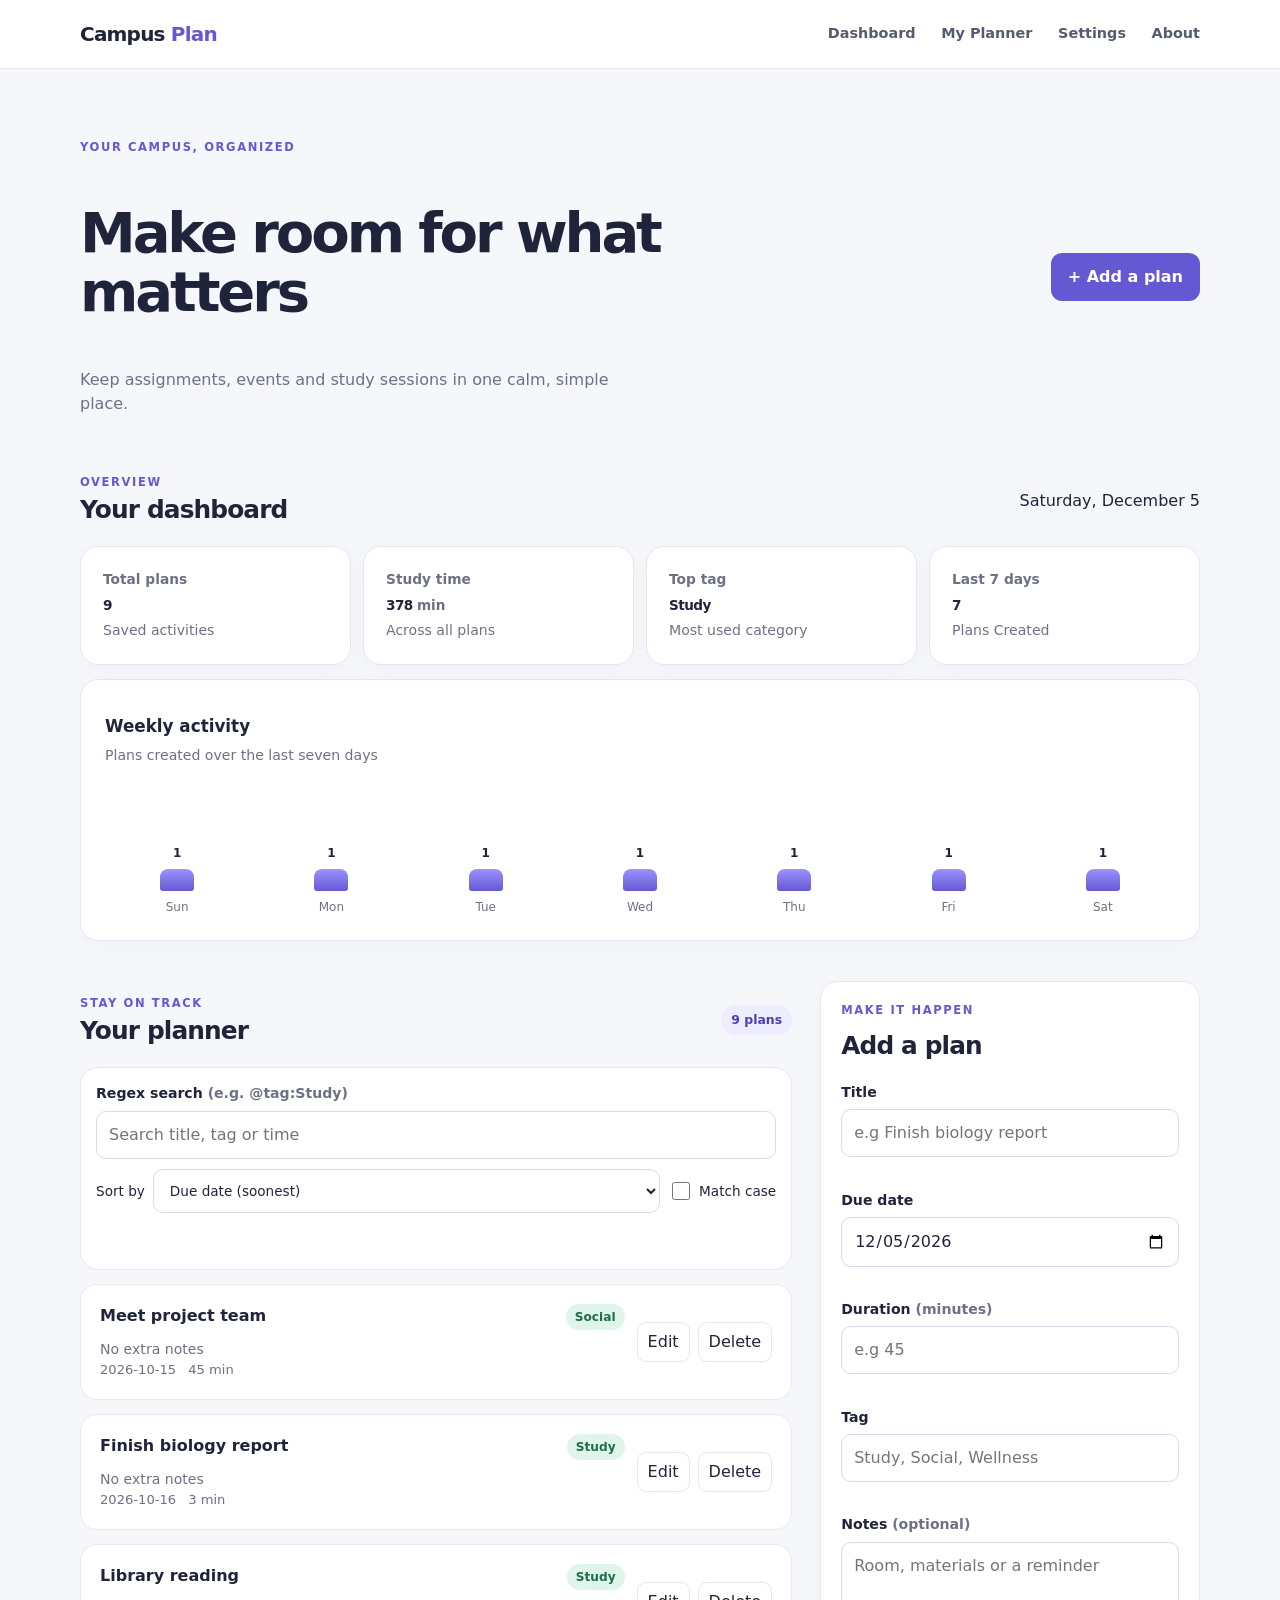
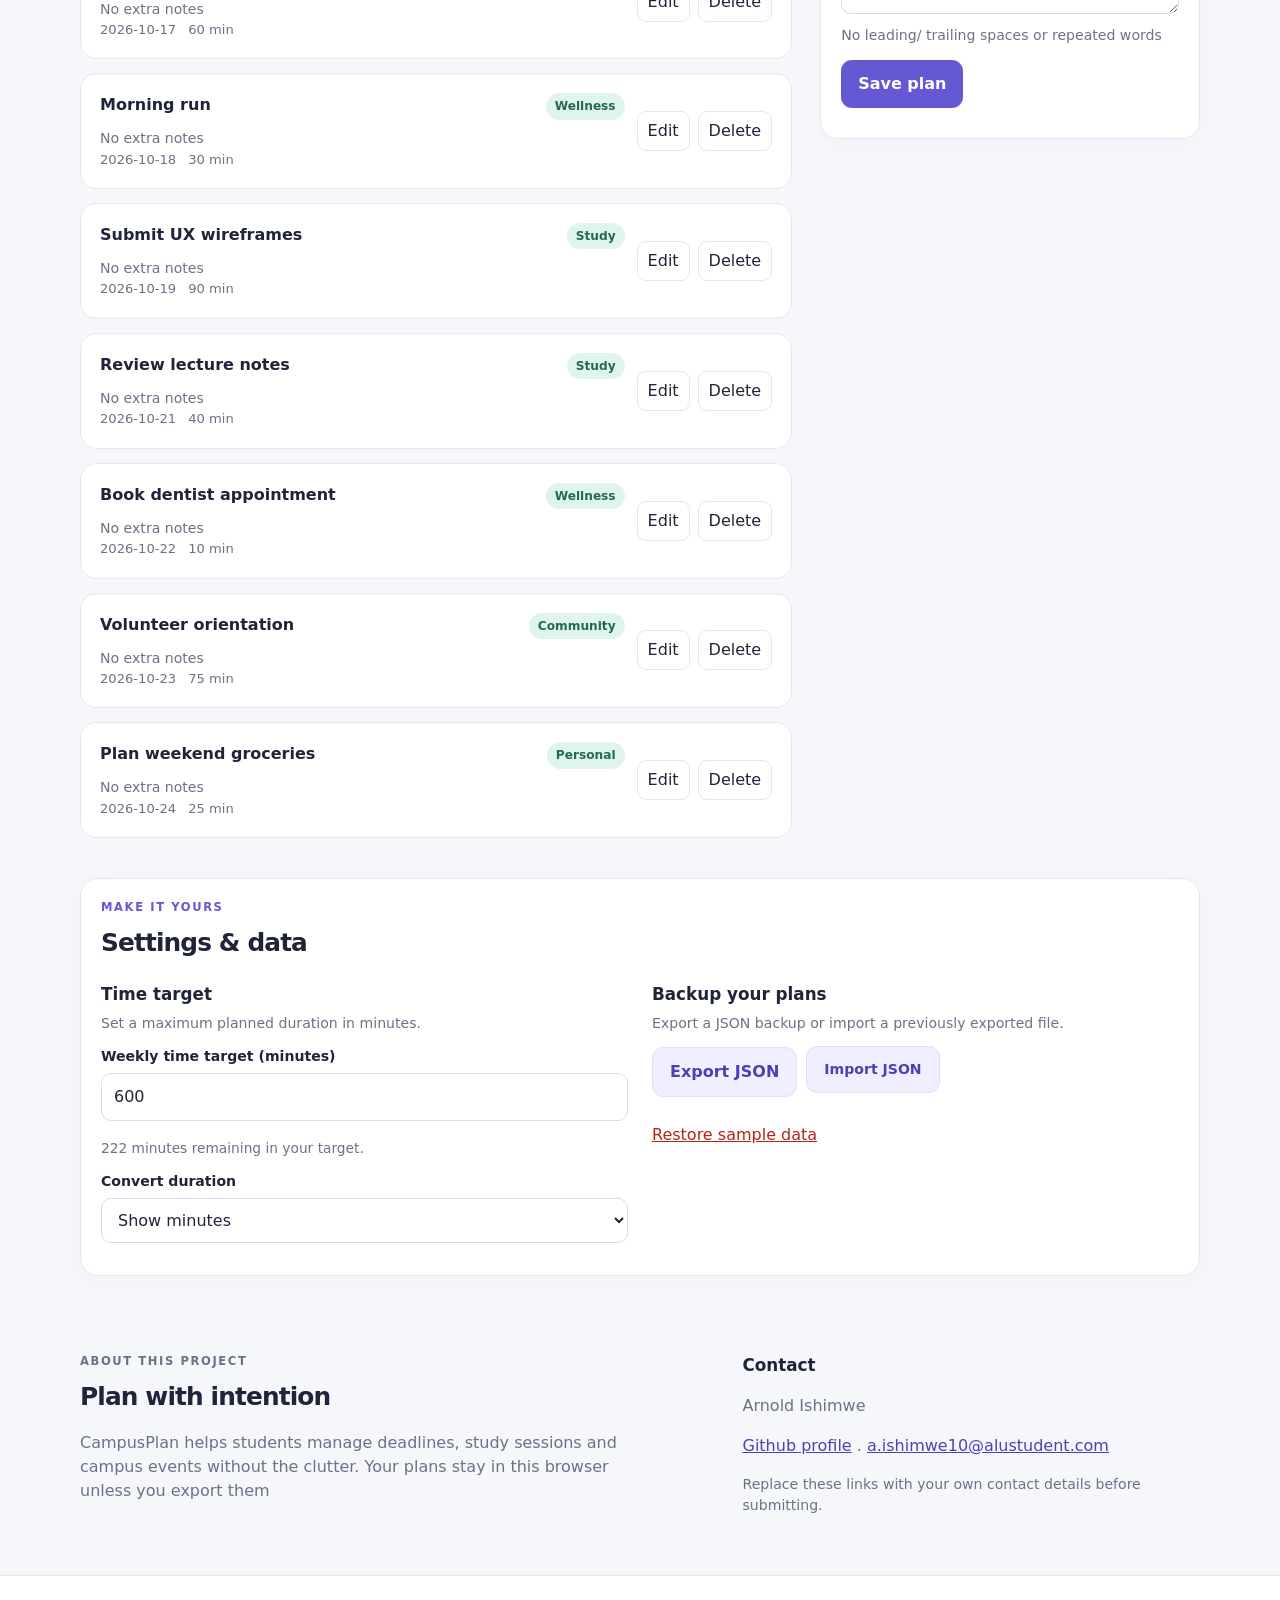
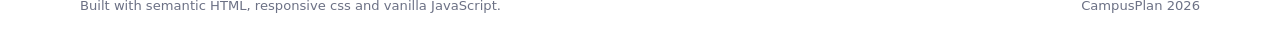
<file: index.html>
<!doctype html>
<html lang="en">
<head>
  <meta charset="utf-8">
  <meta name="viewport" content="width=device-width, initial-scale=1">
  <meta name="description" content="A simple planner for campus tasks and events.">
  <title>Campus Life Planner</title>
  <link rel="stylesheet" href="style.css">
  <script type="module" src="app.js"></script>
</head>

<body>
    <a class="skip" href="#main">Skip to content</a>
    <header class="top">
        <div class="wrap top-inner">
            <a class="brand" href="#dashboard" aria-label="Campus Life Planner">Campus <span>Plan</span></a>
            <nav aria-label="Main navigation">
                <a href="#dashboard">Dashboard</a><a href="#records">My Planner</a><a href="#settings">Settings</a><a href="#about">About</a>
            </nav>
        </div>
    </header>
    <main id="main" class="wrap">
        <section class="hero" aria-labelledby="welcome">
            <div><p class="eyebrow">YOUR CAMPUS, ORGANIZED</p><h1 id="welcome">Make room for what matters</h1>
            <p>Keep assignments, events and study sessions in one calm, simple place.</p></div>
            <a class="button" href="#planner-form">+ Add a plan</a>
        </section>

        <section id="dashboard" aria-labelledby="dash-title">
            <div class="section-head"><div><p class="eyebrow">OVERVIEW</p><h2 id="dash-title">Your dashboard</h2></div><p id="today"></p></div>
            <div class="stats">
                <article class="stat">
                    <span class="stat-label">Total plans</span><strong id="total">0</strong><span class="muted">Saved activities</span>
                </article>
                <article class="stat"><span class="stat-label">Study time</span><strong><span id="minutes">0</span> <small>min</small></strong><span class="muted">Across all plans</span></article>
                <article class="stat"><span class="stat-label">Top tag</span><strong id="top-tag">-</strong><span class="muted">Most used category</span></article>
                <article class="stat"><span class="stat-label">Last 7 days</span><strong id="week-total">0</strong><span class="muted">Plans Created</span></article>
            </div>
            
            <article class="panel chart-panel">
                <div class="section-head">
                    <div>
                        <h3>Weekly activity</h3>
                        <p class="muted">
                            Plans created over the last seven days
                        </p>
                    </div>
                </div>

                <div id="chart" class="chart" role="img" aria-label="Weekly activity chart">

                </div>
            </article>
        </section>

        <section id="records" class="planner-grid" aria-labelledby="records-title">
            <div class="records-column">
                <div class="section-head">
                    <div>
                        <p class="eyebrow">STAY ON TRACK</p>
                        <h2 id="records-title">Your planner</h2>
                    </div>

                    <span id="record-count" class="pill">0 plans</span>
                </div>

                <div class="toolbar">
                    <label class="search-label" for="search">
                        Regex search
                        <span class="muted">(e.g. @tag:Study)</span>
                    </label>

                    <input id="search" type="search" placeholder="Search title, tag or time" autocomplete="off">
                    
                    <div class="toolbar-row">
                        <label for="sort">Sort by</label>

                        <select id="sort">
                            <option value="date">Due date (soonest)</option>
                            <option value="title">Title (A-Z)</option>
                            <option value="title-desc">Title (Z-A)</option>
                            <option value="duration">Duration (low-high)</option>
                            <option value="duration-desc">Duration (high-low)</option>
                        </select>

                        <label class="check">
                            <input type="checkbox" id="case">
                            Match case
                        </label>
                    </div>

                    <p id="search-error" class="error" role="status" aria-live="polite"></p>
                </div>

                <div id="record-list" class="record-list" aria-live="polite" aria-busy="false"></div>

                <p id="empty" class="empty" hidden>
                    No plans match yet. Add your first plan or change your search
                </p>
            </div>

            <aside class="panel form-panel" id="planner-form-panel" aria-labelledby="form-title">

            <p class="eyebrow">MAKE IT HAPPEN</p>
            <h2 id="form-title">Add a plan</h2>

            <form id="plan-form" novalidate>
                <input type="hidden" id="edit-id">

                <div class="field">
                    <label for="title">Title</label>

                    <input id="title" name="title" required maxlength="90" placeholder="e.g Finish biology report">

                    <small id="title-error" class="error"></small>
                </div>

                <div class="field">
                    <label for="dueDate">Due date</label>

                    <input id="dueDate" name="dueDate" type="date" required>

                    <small id="date-error" class="error"></small>
                </div>

                <div class="field">
                    <label for="duration">
                        Duration <span class="muted">(minutes)</span>
                    </label>

                    <input id="duration" name="duration" inputmode="decimal" required placeholder="e.g 45">

                    <small id="duration-error" class="error"></small>
                </div>

                <div class="field">
                    <label for="tag">Tag</label>

                    <input id="tag" name="tag" required placeholder="Study, Social, Wellness">

                    <small id="tag-error" class="error"></small>
                </div>

                <div class="field">
                    <label for="details">
                        Notes <span class="muted">(optional)</span>
                    </label>

                    <textarea id="details" rows="2" maxlength="240" placeholder="Room, materials or a reminder"></textarea>

                    <small class="muted">
                        No leading/ trailing spaces or repeated words
                    </small>
                </div>

                <div class="button-row">
                    <button class="button" type="submit" id="save-button">
                        Save plan
                    </button>

                    <button class="button secondary" type="button" id="cancel-edit" hidden>
                        Cancel edit
                    </button>
                </div>

                <p id="form-status" role="status" aria-live="polite" class="status"></p>
            </form>
            </aside>
        </section>

        <section id="settings" class="panel settings" aria-labelledby="settings-title">
            <p class="eyebrow">MAKE IT YOURS</p>
            <h2 id="settings-title">Settings &amp; data</h2>

            <div class="settings-grid">
                <div>
                    <h3>Time target</h3>

                    <p class="muted">
                        Set a maximum planned duration in minutes.
                    </p>
                    
                    <label for="cap">
                        Weekly time target (minutes)
                    </label>

                    <input id="cap" type="number" min="0" step="1" value="600">

                    <p id="cap-message" role="status" aria-live="polite" class="status"></p>

                    <label for="unit">Convert duration</label>

                    <select id="unit">
                        <option value="minutes">Show minutes</option>
                        <option value="hours">Show hours</option>
                    </select>
                </div>

                <div>
                    <h3>Backup your plans</h3>

                    <p class="muted">
                        Export a JSON backup or import a previously exported file.
                    </p>

                    <div class="button-row">
                        <button id="export" class="button secondary" type="button">
                            Export JSON
                        </button>

                        <label class="button secondary file-button" for="import-file">
                            Import JSON
                        </label>

                        <input id="import-file" type="file" accept=".json,application/json" hidden>
                    </div>

                    <p id="data-status" role="status" aria-live="polite" class="status"></p>

                    <button id="reset" class="text-button" type="button">
                        Restore sample data
                    </button>
                </div>
            </div>
        </section>

        <section id="about" class="about" aria-labelledby="about-title">
            <div>
                <p class="eyebrow">ABOUT THIS PROJECT</p>
                <h2 id="about-title">Plan with intention</h2>

                <p>
                    CampusPlan helps students manage deadlines,
                    study sessions and campus events without the
                    clutter. Your plans stay in this browser unless
                    you export them
                </p>
            </div>

            <div>
                <h3>Contact</h3>
                <p>Arnold Ishimwe</p>

                <p>
                    <a href="https://github.com/arnold-i">Github profile</a>
                    .
                    <a href="mailto:a.ishimwe10@alustudent.com">a.ishimwe10@alustudent.com</a>
                </p>

                <p class="muted">
                    Replace these links with your own contact details before submitting.
                </p>
            </div>
        </section>
    </main>

    <footer>
        <div class="wrap">
            Built with semantic HTML, responsive css and vanilla JavaScript.
            <span>CampusPlan 2026</span>
        </div>
    </footer>
</body>
</html>
</file>
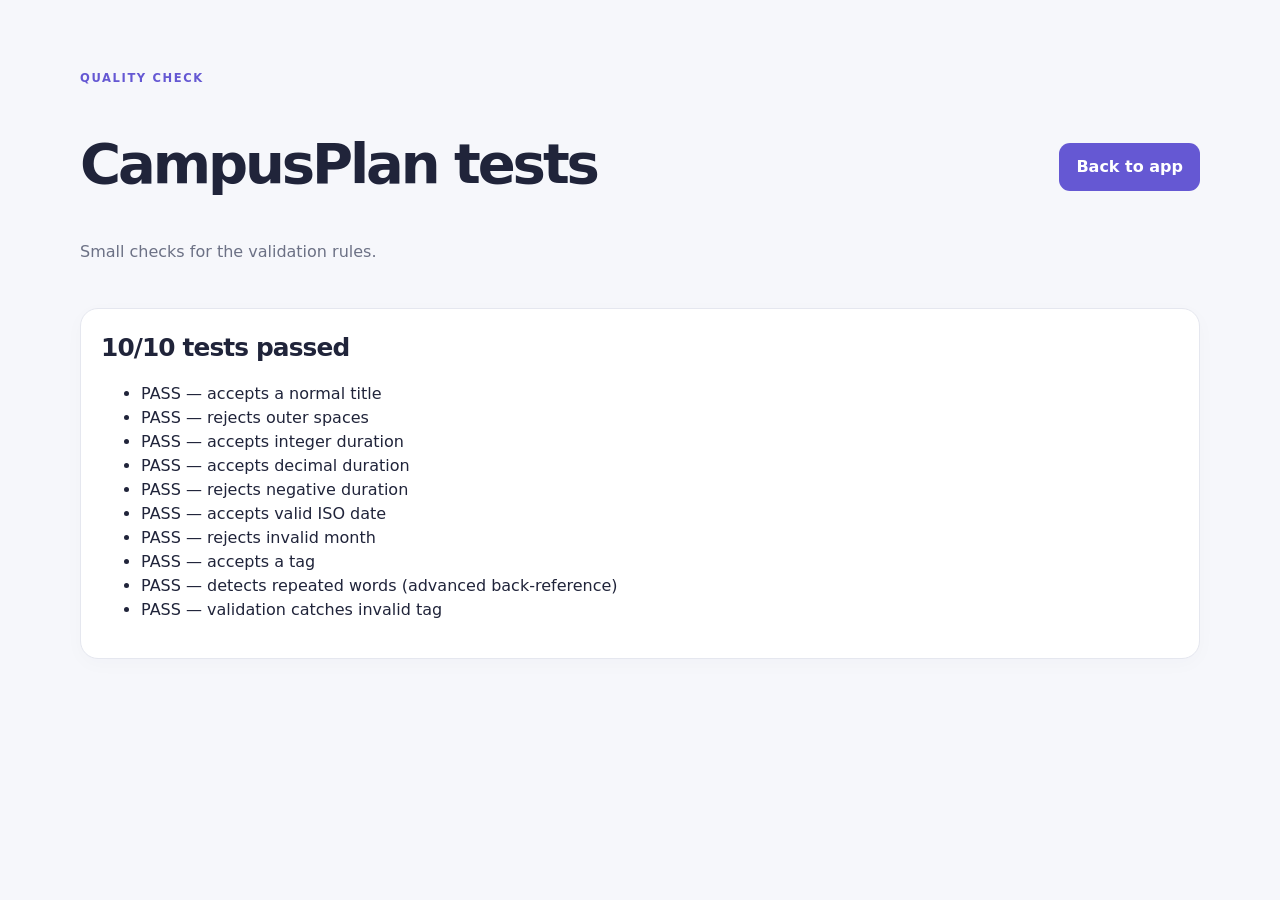
<file: tests.html>
<!doctype html>
<html lang="en"><head><meta charset="utf-8"><meta name="viewport" content="width=device-width,initial-scale=1"><title>CampusPlan Tests</title><link rel="stylesheet" href="style.css"><script type="module">
import {patterns,validatePlan,validRecord} from "./validators.js";
const results=[];
function test(name,fn){try{if(fn())results.push("PASS — "+name);else results.push("FAIL — "+name);}catch(e){results.push("FAIL — "+name+": "+e.message);}}
test("accepts a normal title",()=>patterns.title.test("Read chapter 4"));
test("rejects outer spaces",()=>!patterns.title.test(" read "));
test("accepts integer duration",()=>patterns.duration.test("45"));
test("accepts decimal duration",()=>patterns.duration.test("45.5"));
test("rejects negative duration",()=>!patterns.duration.test("-4"));
test("accepts valid ISO date",()=>patterns.date.test("2026-10-14"));
test("rejects invalid month",()=>!patterns.date.test("2026-13-14"));
test("accepts a tag",()=>patterns.tag.test("Campus Life"));
test("detects repeated words (advanced back-reference)",()=>patterns.duplicateWords.test("study study"));
test("validation catches invalid tag",()=>!!validatePlan({title:"Read",duration:"20",dueDate:"2026-10-14",tag:"Tag!"}).tag);
document.querySelector("#results").innerHTML=results.map(s=>`<li>${s}</li>`).join("");
document.querySelector("#summary").textContent=`${results.filter(s=>s.startsWith("PASS")).length}/${results.length} tests passed`;
</script></head><body><main class="wrap"><section class="hero"><div><p class="eyebrow">QUALITY CHECK</p><h1>CampusPlan tests</h1><p>Small checks for the validation rules.</p></div><a class="button" href="index.html">Back to app</a></section><section class="panel"><h2 id="summary">Running tests…</h2><ul id="results"></ul></section></main></body></html>
</file>
<file: style.css>
:root {
    --ink: #20243a;
    --muted: #6c7185;
    --bg: #f6f7fb;
    --card: #fff;
    --line: #e5e7ef;
    --brand: #6558d3;
    --brand-dark: #4c40b5;
    --mint: #dff5ec;
    --danger: #b42318;
    --radius: 18px;

    font-family: Inter, ui-sans-serif, system-ui, -apple-system,"Segoe UI", sans-serif;
    color: var(--ink);
    background: var(--bg);
}

* {
    box-sizing: border-box;
}

html {
    scroll-behavior: smooth;
    scroll-padding-top: 90px;
}

body {
    margin: 0;
    line-height: 1.5;
}

a {
    color: var(--brand-dark)
}

button, input, select, textarea {
    font : inherit
}

button, a, .file-button {
    touch-action: manipulation;
}

.wrap {
    width: min(1120px, calc(100% - 32px));
    margin: auto;
}

.skip {
    position: absolute;
    left: -999px;
    top: 8px;
    background: #fff;
    padding: 12px;
    z-index: 10;
}

.skip:focus {
    left: 8px;
}

.top {
    position: sticky;
    top: 0;
    background: rgba(255, 255, 255, .94);
    border-bottom: 1px solid var(--line);
    z-index: 5;
    backdrop-filter: blur(12px);
}

.top-inner {
    min-height: 68px;
    display: flex;
    align-items: center;
    justify-content: space-between;
    gap: 18px;
}

.brand {
    text-decoration: none;
    font-size: 1.25rem;
    font-weight: 850;
    color: var(--ink);
    letter-spacing: -0.04em;
}

.brand span {
    color: var(--brand);
}

nav {
    display: flex;
    gap: clamp(10px, 2vw, 26px);
    flex-wrap: wrap;
}

nav a {
    text-decoration: none;
    font-size: .9rem;
    font-weight: 650;
    color: #555b70;
}

nav a:hover {
    color: var(--brand);
}

.hero {
    padding: 44px 0 34px;
    display: flex;
    align-items: center;
    justify-content: space-between;
    gap: 24px;
}

.hero h1 {
    font-size: clamp(2rem, 5vw, 3.5rem);
    letter-spacing: -.055em;
    line-height: 1.06;
    max-width: 650px;
    margin: 8px - 14px;
}

.hero p:not(.eyebrow) {
    color: var(--muted);
    max-width: 550px;
    margin: 0;
}

.eyebrow {
    font-size: .72rem;
    letter-spacing: .14em;
    font-weight: 800;
    color: var(--brand);
    margin: 0 0 8px;
}

h2 {
    font-size: 1.55rem;
    letter-spacing: -.035em;
    margin: 0;
}

h3 {
    margin: 0 0 6px;
    font-size: 1.05rem;
}

.section-head {
    display: flex;
    justify-content: space-between;
    align-items: center;
    gap: 12px;
    margin: 10px 0 18px;
}

.section-head p {
    margin: 4px 0 0;
}

.muted {
    color: var(--muted);
    font-size: .88rem;
}

.stats {
    display: grid;
    grid-template-columns: repeat(2, minmax(0, 1fr));
    gap: 12px;
}

.stat,.panel {
    background: var(--card);
    border: 1px solid var(--line);
    border-radius: var(--radius);
    padding: 20px;
    box-shadow: 0 5px 20px rgba(34, 38, 70, .025);
}

.stat {
    display: flex;
    flex-direction: column;
    gap: 5px;
}

.stat-label {
    font-size: .86rem;
    color: var(--muted);
    font-weight: 650;
}

.stat strong {
    font-size: .85rem;
    letter-spacing: -.04em;
}

.stat small {
    font-size: .85rem;
    color: var(--muted);
    letter-spacing: 0;
}

.chart-panel {
    margin-top: 14px;
}

.chart {
    display: grid;
    grid-template-columns: repeat(7, minmax(0, 1fr));
    align-items: end;
    gap: 10px;
    min-height: 125px;
    padding-top: 12px;
}

.chart-day {
    display: flex;
    flex-direction: column;
    align-items: center;
    gap: 7px;
    height: 120px;
    justify-content: flex-end;
    font-size: .75rem;
    color: var(--muted);
}

.bar {
    width: min(34px, 75%);
    min-height: 4px;
    border-radius: 8px 8px 3px 3px;
    background: linear-gradient(180deg, #9d92ff, var(--brand));
    transition: height .25s ease;
}

.bar-count {
    font-size: .75rem;
    font-weight: 750;
    color: var(--ink);
}

.planner-grid {
    display: grid;
    gap: 22px;
    margin: 40px 0;
}

.records-column {
    min-width: 0;
}

.pill {
    background: #eeecff;
    color: var(--brand-dark);
    font-weight: 750;
    font-size: .78rem;
    border-radius: 999px;
    padding: 6px 10px;
    white-space: nowrap;
}

.toolbar {
    background: #fff;
    border: 1px solid var(--line);
    border-radius: var(--radius);
    padding: 15px;
    margin-bottom: 14px;
}

.search-label {
    display: block;
    font-weight: 700;
    font-size: .88rem;
    margin-bottom: 7px;
}

.toolbar-row {
    display: flex;
    align-items: center;
    flex-wrap: wrap;
    gap: 8px;
    margin-top: 10px;
    font-size: .85rem;
}

.toolbar-row select {
    flex: 1;
    min-width: 150px;
}

.check {
    display: flex;
    align-items: center;
    gap: 6px;
}

input, select, textarea {
    width: 100%;
    border: 1px solid #d9dce8;
    border-radius: 10px;
    background: #fff;
    padding: 11px 12px;
    color: var(--ink);
    min-height: 44px;
}

textarea {
    resize: vertical;
}

input:focus-visible, select:focus-visible, textarea:focus-visible, button:focus-visible, a:focus-visible, .file-button:focus-visible {
    outline: 3px solid #9c94ff;
    outline-offset: 3px;
}

input[type="checkbox"] {
    width: 18px;
    min-height: 18px;
    accent-color: var(--brand);
}

.record-list {
    display: grid;
    gap: 12px;
}

.record {
    background: #fff;
    border: 1px solid var(--line);
    border-radius: 16px;
    padding: 17px;
    display: grid;
    gap: 12px;
    animation: appear .25s ease both;
}

.record-top {
    display: flex;
    justify-content: space-between;
    gap: 12px;
    align-items: flex-start;
}

.record h3 {
    font-size: 1rem;
    overflow-wrap: anywhere;
}

.record p {
    margin: 5px 0 0;
    color: var(--muted);
    font-size: .88rem;
    overflow-wrap: anywhere;
}

.tag {
    display: inline-flex;
    background: var(--mint);
    color: #216b50;
    padding: 4px 9px;
    border-radius: 999px;
    font-size: .76rem;
    font-weight: 750;
}

.record-meta {
    display: flex;
    gap: 12px;
    flex-wrap: wrap;
    font-size: .82rem;
    color: var(--muted);
}

.record-actions {
    display: flex;
    gap: 8px;
}

.small-button {
    border: 1px solid var(--line);
    background: #fff;
    border-radius: 9px;
    padding: 7px 10px;
    cursor: pointer;
    color: var(--ink);
}

.small-button:hover {
    border-color: var(--brand);
    color: var(--brand-dark);
}

.delete:hover {
    color: var(--danger);
    border-color: var(--danger);
}

mark {
    background: #fff0a8;
    color: #352c00;
    border-radius: 3px;
    padding: 0 1px;
}

.empty {
    padding: 28px;
    text-align: center;
    background: #fff;
    border: 1px dashed #cfd1df;
    border-radius: var(--radius);
    color: var(--muted);
}

.form-panel {
    align-self: start;
}

.form-panel h2 {
    margin-bottom: 18px;
}

.field {
    margin-bottom: 14px;
}

.field label,.settings label {
    display: block;
    font-weight: 700;
    font-size: .88rem;
    margin-bottom: 6px;
}

.field small {
    display: block;
    margin-top: 4px;
}

.error {
    color: var(--danger);
    font-size: .82rem;
    min-height: 1.1em;
}

.status {
    font-size: .86rem;
    margin: 10px 0 0;
    color: var(--muted);
}

.button-row {
    display: flex;
    flex-wrap: wrap;
    gap: 9px;
    align-items: center;
}

.button {
    display: inline-flex;
    align-items: center;
    justify-content: center;
    border: 0;
    border-radius: 11px;
    background: var(--brand);
    color: white;
    text-decoration: none;
    font-weight: 750;
    padding: 12px 17px;
    min-height: 44px;
    cursor: pointer;
    transition: transform .18s, background .18s;
}

.button:hover {
    background: var(--brand-dark);
    transform: translateY(-1px);
}

.secondary {
    background: #f0efff;
    color: var(--brand-dark);
    border: 1px solid #e0ddff;
}

.secondary:hover {
    background: #e5e2ff;
}

.text-button {
    border: 0;
    background: transparent;
    color: var(--danger);
    padding: 12px 0;
    cursor: pointer;
    text-decoration: underline;
}

.settings {
    margin: 35px 0;
}

.settings-grid {
    display: grid;
    gap: 24px;
    margin-top: 20px;
}

.settings-grid > div {
    min-width: 0;
}

.settings-grid p {
    margin: 5px 0 12px;
}

.settings input, .settings select {
    margin-bottom: 12px;
}

.file-button {
    cursor: pointer;
}

.about {
    display: grid;
    gap: 22px;
    padding: 26px 0 45px;
}

.about p {
    max-width: 570px;
    color: var(--muted);
}

footer {
    border-top: 1px solid var(--line);
    background: #fff;
    padding: 20px 0;
    color: var(--muted);
    font-size: .82rem;
}

footer .wrap {
    display: flex;
    justify-content: space-between;
    gap: 10px;
    flex-wrap: wrap;
}

[hidden] {
    display: none !important;
}

@keyframes appear {
    from {
        opacity: 0;
        transform: translateY(5px);
    }

    to {
        opacity: 1;
        transform: translateY(0);
    }
}

@media (prefers-reduced-motion: reduce) {
    *,
    *::before,
    *::after {
        scroll-behavior: auto !important;
        animation-duration: .01ms !important;
        transition-duration: .01ms !important;
    }
}

@media (min-width: 520px) {
    .stats {
        grid-template-columns: repeat(4, minmax(0, 1fr));
    }

    .record {
        grid-template-columns: minmax(0, 1fr) auto;
        align-items: center;
    }

    .record-actions {
        justify-content: flex-end;
    }

    .settings-grid {
        grid-template-columns: 1fr 1fr;
    }

    .about {
        grid-template-columns: 1.4fr 1fr;
    }
}

@media (min-width: 768px) {
    .wrap {
        width: min(1120px, calc(100% - 48px));
    }

    .hero {
        padding: 60px 0 44px;
    }

    .planner-grid {
        grid-template-columns: minmax(0, 1.5fr) minmax(280px, .8fr);
        align-items: start;
    }

    .form-panel {
        position: sticky;
        top: 88px;
    }

    .record {
        padding: 19px;
    }

    .stat {
        padding: 22px;
    }
}

@media (min-width: 1024px) {
    .hero {
        padding-top: 70px;
    }

    .planner-grid {
        gap: 28px;
    }

    .record-list {
        gap: 14px;
    }

    .chart-panel {
        padding: 24px;
    }

    .about {
        padding-top: 42px;
    }
}

@media (max-width: 390px) {
    .wrap {
        width: calc(100% - 22px);
    }
    .top-inner {
        align-items: flex-start;
        flex-direction: column;
        padding: 12px 0;
    }

    .top-inner nav {
        gap: 12px;
    }

    .hero {
        align-items: flex-start;
        flex-direction: column;
        padding-top: 30px;
    }

    .stat {
        padding: 14px;
    }

    .stat strong {
        font-size: 1.5rem;
    }

    .toolbar-row {
        align-items: stretch;
    }

    .chart {
        gap: 4px;
    }
}
</file>
